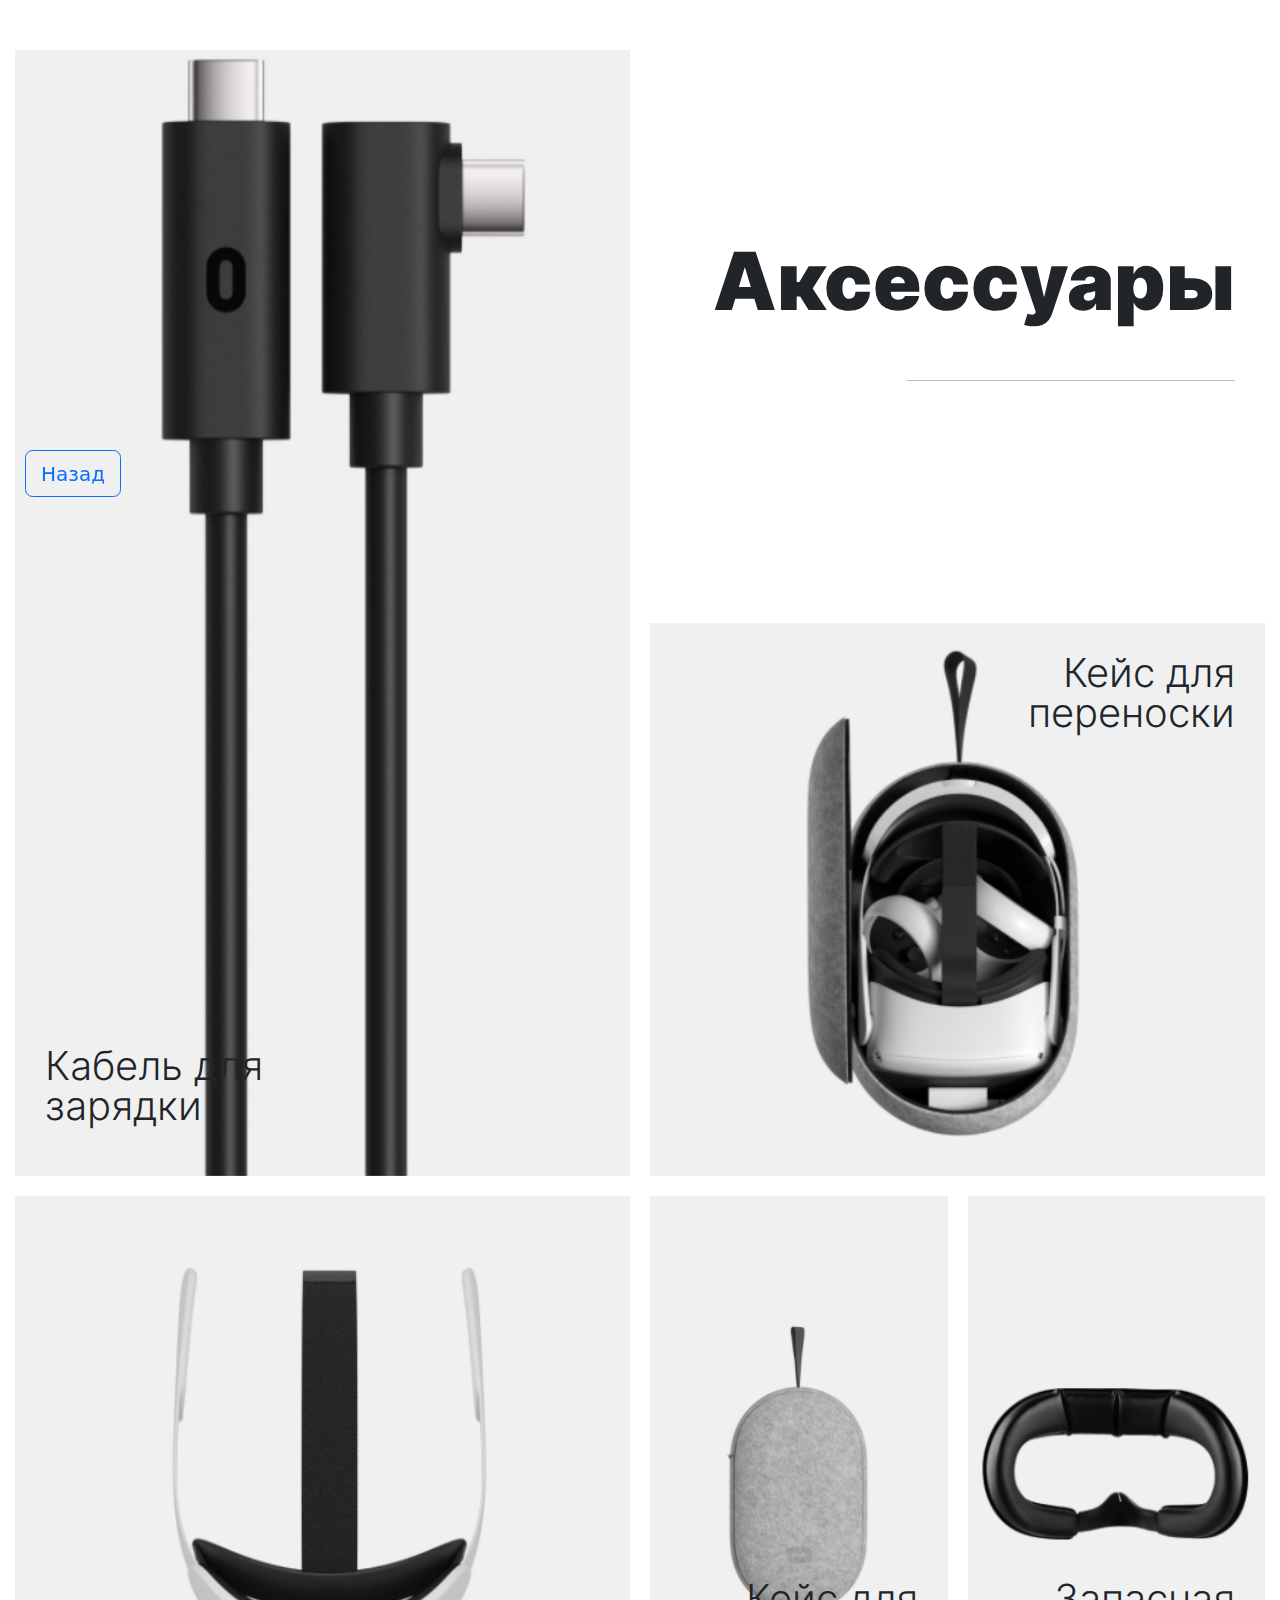
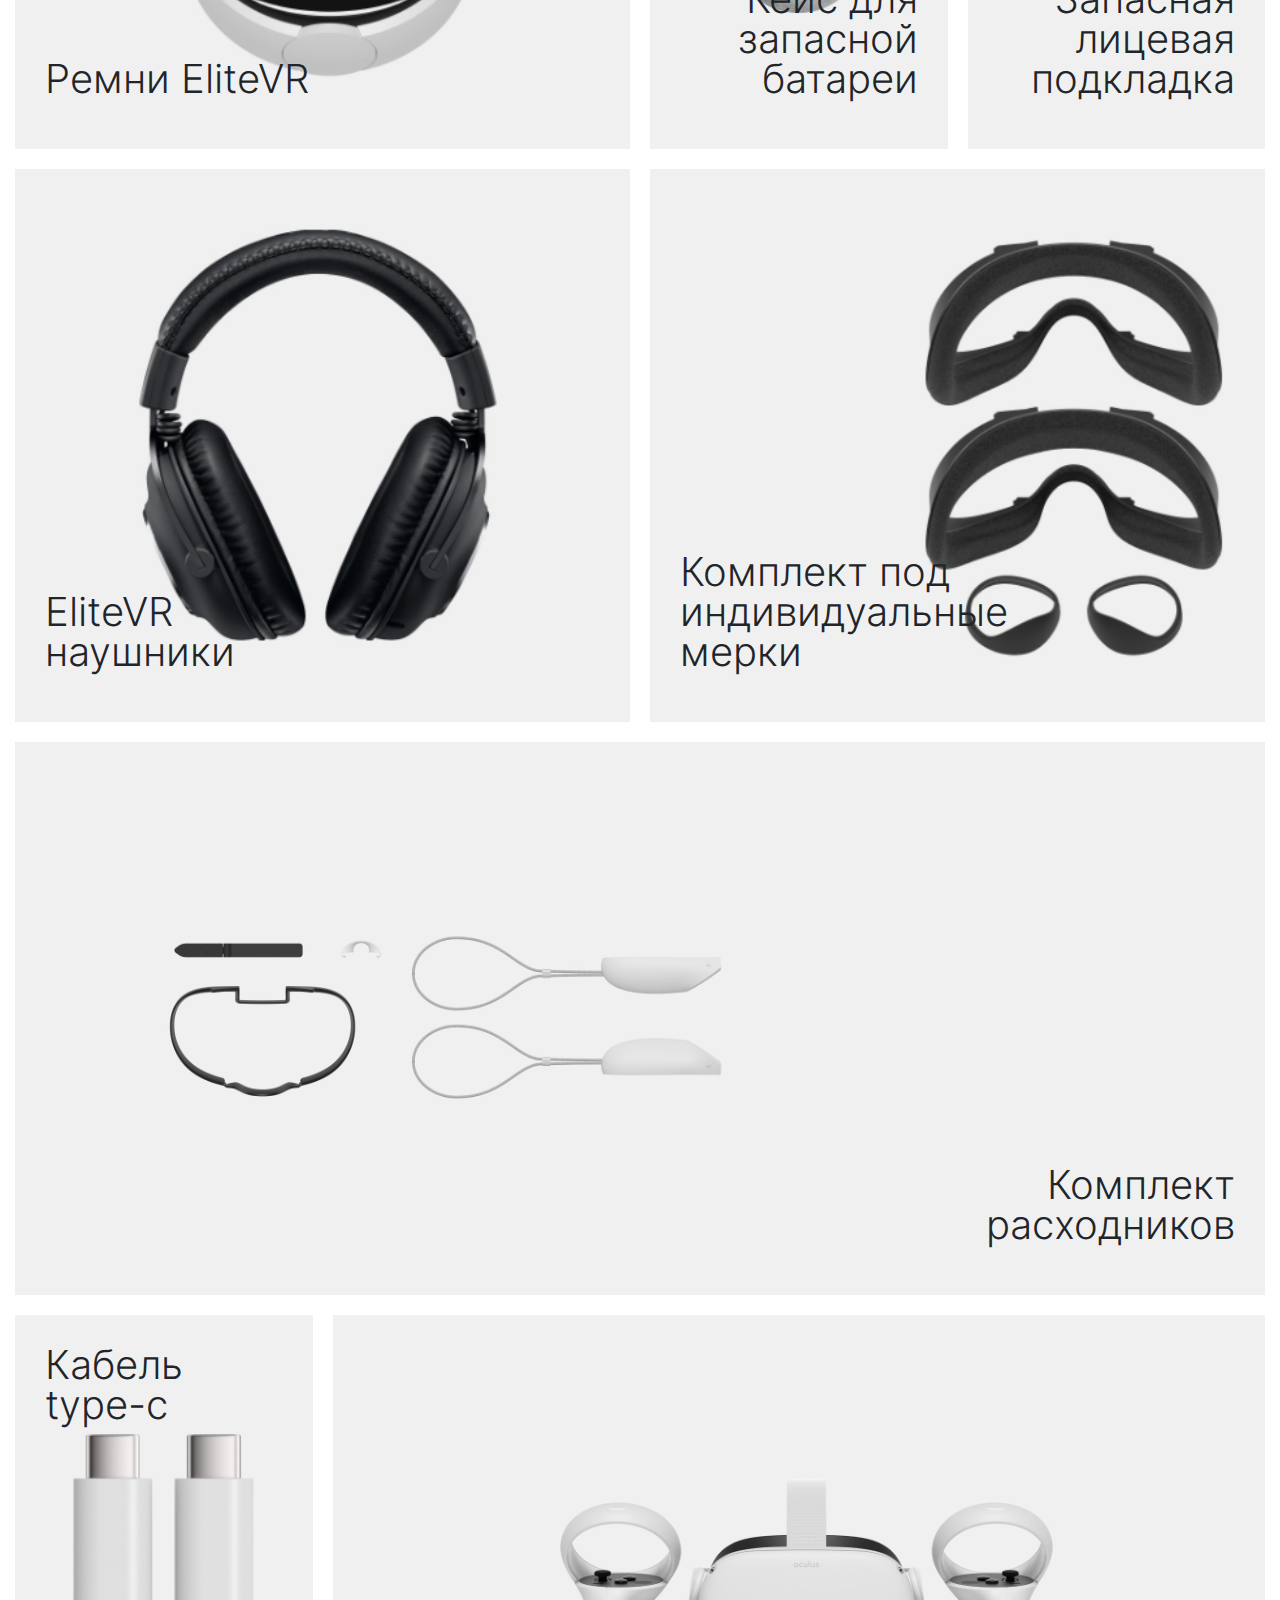
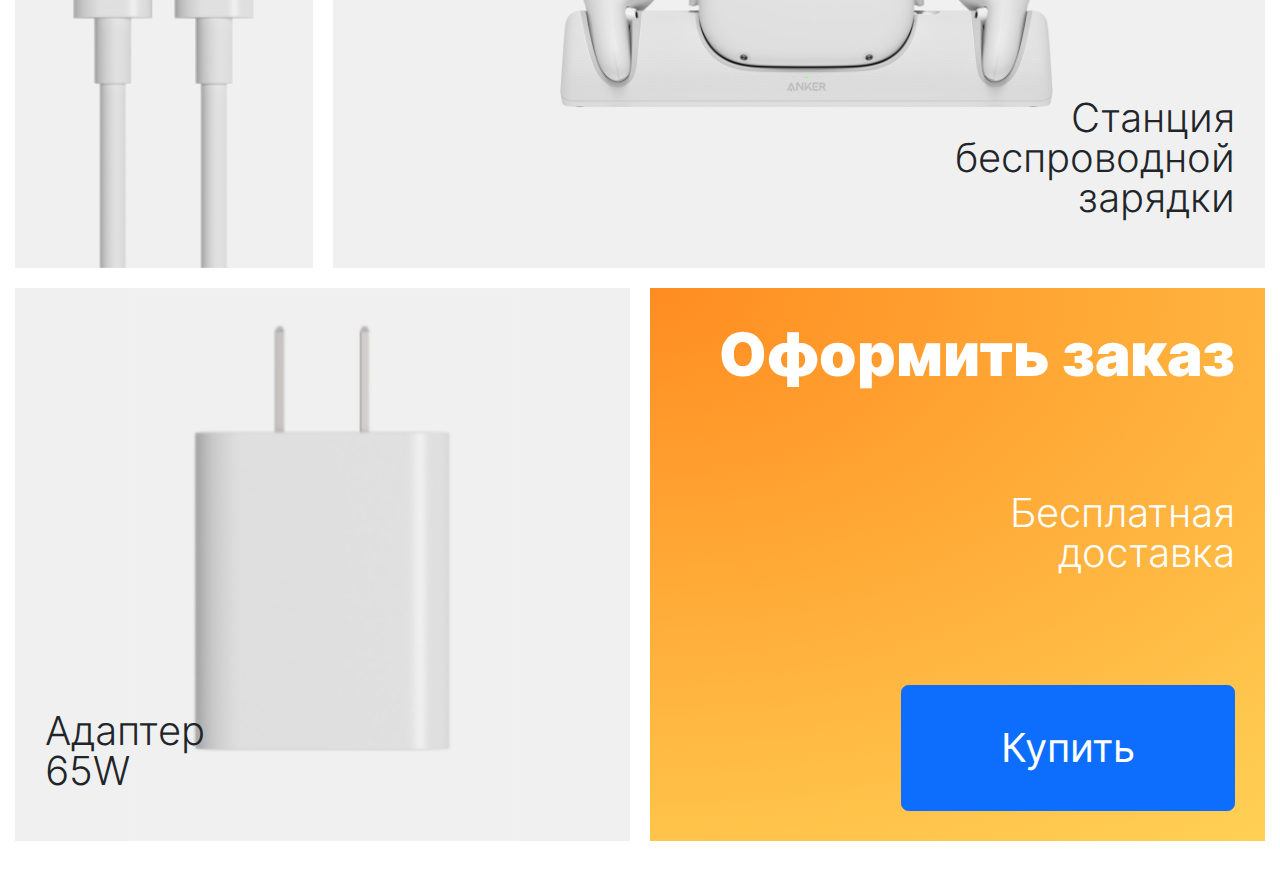
<file: accessories.html>
<!DOCTYPE html>
<html lang="en">
<head>
    <meta charset="UTF-8">
    <meta name="viewport" content="width=device-width, initial-scale=1.0">
    <title>Аксессуары</title>
    <link href="https://cdn.jsdelivr.net/npm/bootstrap@5.3.3/dist/css/bootstrap.min.css" rel="stylesheet" integrity="sha384-QWTKZyjpPEjISv5WaRU9OFeRpok6YctnYmDr5pNlyT2bRjXh0JMhjY6hW+ALEwIH" crossorigin="anonymous">
    <link rel="stylesheet" href="style.css">
    <link rel="icon" href="img/favicon.ico" type="image/x-icon">
</head>
<body>
    <a class="button_back btn btn-outline-primary" href="index.html">Назад</a>
    <section class="container accessories">
        <div class="accessories__grid">
            <div class="a-card a-card1">
                <h1>Аксессуары</h1>
                <hr>
            </div>
            <div class="a-card a-card2">
                <p>Кабель для зарядки</p>
            </div>
            <div class="a-card a-card3">
                <p>Кейс для переноски</p>
            </div>
            <div class="a-card a-card4">
                <p>Ремни EliteVR</p>
            </div>
            <div class="a-card a-card5">
                <p>Кейс для запасной батареи</p>
            </div>
            <div class="a-card a-card6">
                <p>Запасная лицевая подкладка</p>
            </div>
            <div class="a-card a-card7">
                <p>EliteVR наушники</p>
            </div>
            <div class="a-card a-card8">
                <p>Комплект под индивидуальные мерки</p>
            </div>
            <div class="a-card a-card9">
                <p>Комплект расходников</p>
            </div>
            <div class="a-card a-card10">
                <p>Кабель type-c</p>
            </div>
            <div class="a-card a-card11">
                <p>Станция беспроводной зарядки</p>
            </div>
            <div class="a-card a-card12">
                <p>Адаптер<br>65W</p>
            </div>
            <div class="a-card a-card13">
                <h3>Оформить заказ</h3>
                <p>Бесплатная доставка</p>
                <a href="form.html" class="btn btn-primary">Купить</a>
            </div>
        </div>
    </section>
</body>
</html>
</file>
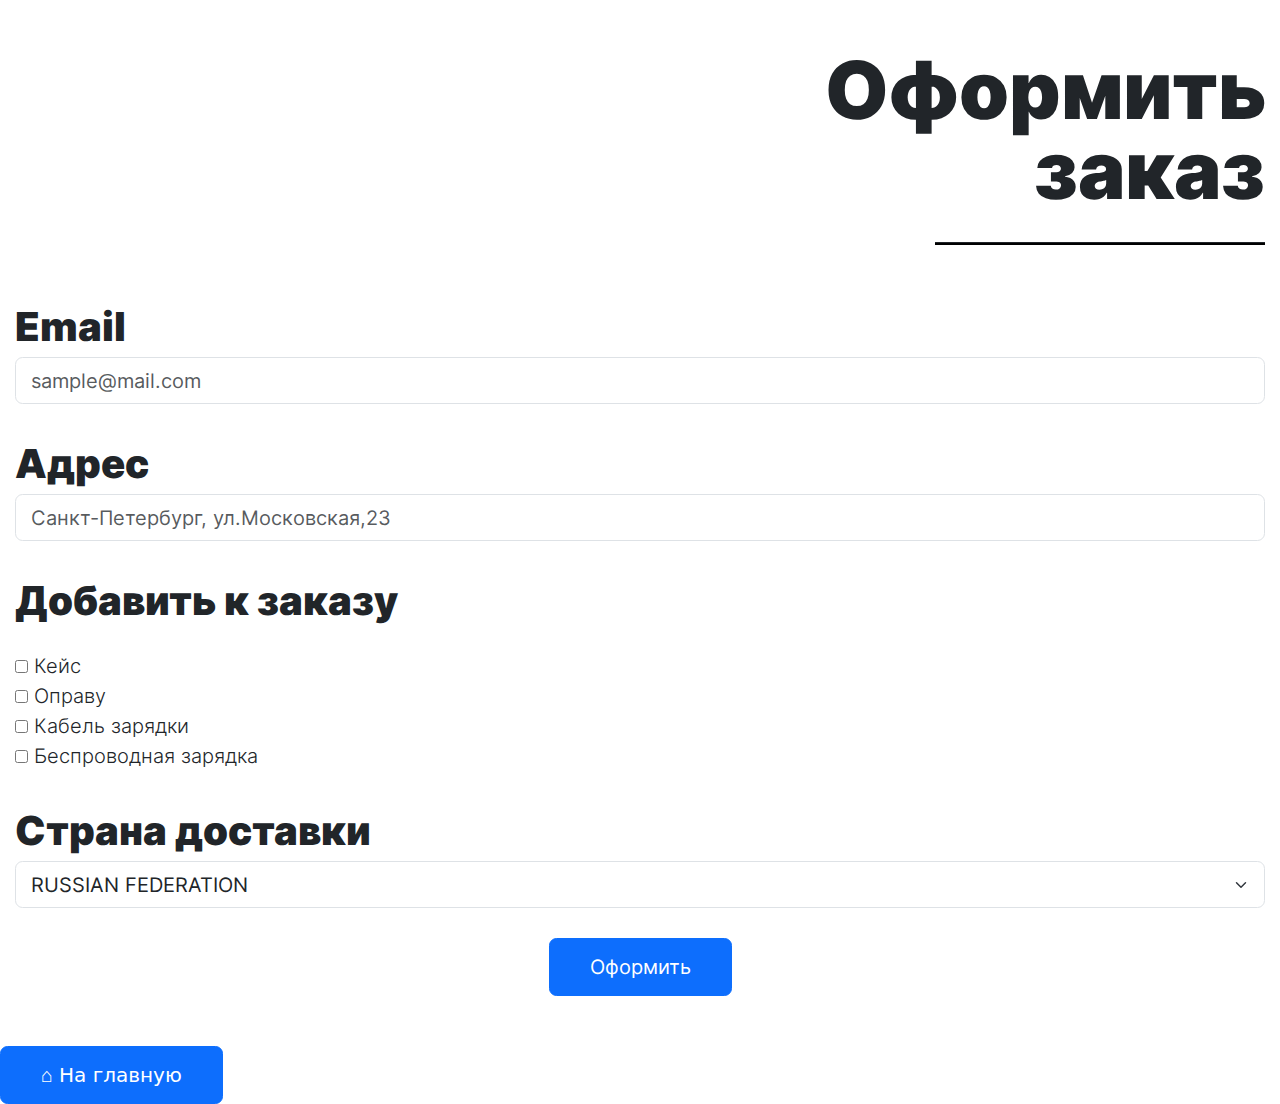
<file: form.html>
<!DOCTYPE html>
<html lang="en">

<head>
    <meta charset="UTF-8">
    <meta name="viewport" content="width=device-width, initial-scale=1.0">
    <title>Форма для регистрации заказа</title>
    <link href="https://cdn.jsdelivr.net/npm/bootstrap@5.3.3/dist/css/bootstrap.min.css" rel="stylesheet"
        integrity="sha384-QWTKZyjpPEjISv5WaRU9OFeRpok6YctnYmDr5pNlyT2bRjXh0JMhjY6hW+ALEwIH" crossorigin="anonymous">
    <link rel="stylesheet" href="style.css">
    <link rel="icon" href="img/favicon.ico" type="image/x-icon">
</head>

<body>
    <!-- <a class="button_back btn btn-outline-primary" href="index.html">Назад</a> -->
    <div class="form__container container">
        <h2>Оформить заказ</h2>
        <hr>
        <form action="#" class="form">
            <div>
                <label for="mailnput">Email</label>
                <input type="text" name="email" id="mailinput" class="form-control" placeholder="sample@mail.com">
            </div>
            <div>
                <label for="adressinput">Адрес</label>
                <input type="text" name="adress" id="adressinput" class="form-control"
                    placeholder="Санкт-Петербург, ул.Московская,23">
            </div>
            <div>
                <p>Добавить к заказу</p>
                <div>
                    <input type="checkbox" class=".form-check" id="additionalcase" name="case">
                    <label for="additionalcase">Кейс</label>
                </div>
                <div>
                    <input type="checkbox" class=".form-check" id="additionalframe" name="frame">
                    <label for="additionalframe">Оправу</label>
                </div>
                <div>
                    <input type="checkbox" class=".form-check" id="additionalcable" name="cable">
                    <label for="additionalcable">Кабель зарядки</label>
                </div>
                <div>
                    <input type="checkbox" class=".form-check" id="additionalwireless" name="wireless">
                    <label for="additionalwireless">Беспроводная зарядка</label>
                </div>
            </div>
            <div>
                <label for="countryselect">Страна доставки</label>
                <select class="form-select" name="country" id="countryselect">
                    <option value="AX">AALAND ISLANDS</option>
                    <option value="AF">AFGHANISTAN</option>
                    <option value="AL">ALBANIA</option>
                    <option value="DZ">ALGERIA</option>
                    <option value="AS">AMERICAN SAMOA</option>
                    <option value="AD">ANDORRA</option>
                    <option value="AO">ANGOLA</option>
                    <option value="AI">ANGUILLA</option>
                    <option value="AQ">ANTARCTICA</option>
                    <option value="AG">ANTIGUA AND BARBUDA</option>
                    <option value="AR">ARGENTINA</option>
                    <option value="AM">ARMENIA</option>
                    <option value="AW">ARUBA</option>
                    <option value="AU">AUSTRALIA</option>
                    <option value="AT">AUSTRIA</option>
                    <option value="AZ">AZERBAIJAN</option>
                    <option value="BS">BAHAMAS</option>
                    <option value="BH">BAHRAIN</option>
                    <option value="BD">BANGLADESH</option>
                    <option value="BB">BARBADOS</option>
                    <option value="BY">BELARUS</option>
                    <option value="BE">BELGIUM</option>
                    <option value="BZ">BELIZE</option>
                    <option value="BJ">BENIN</option>
                    <option value="BM">BERMUDA</option>
                    <option value="BT">BHUTAN</option>
                    <option value="BO">BOLIVIA</option>
                    <option value="BA">BOSNIA AND HERZEGOWINA</option>
                    <option value="BW">BOTSWANA</option>
                    <option value="BV">BOUVET ISLAND</option>
                    <option value="BR">BRAZIL</option>
                    <option value="IO">BRITISH INDIAN OCEAN TERRITORY</option>
                    <option value="BN">BRUNEI DARUSSALAM</option>
                    <option value="BG">BULGARIA</option>
                    <option value="BF">BURKINA FASO</option>
                    <option value="BI">BURUNDI</option>
                    <option value="KH">CAMBODIA</option>
                    <option value="CM">CAMEROON</option>
                    <option value="CA">CANADA</option>
                    <option value="CV">CAPE VERDE</option>
                    <option value="KY">CAYMAN ISLANDS</option>
                    <option value="CF">CENTRAL AFRICAN REPUBLIC</option>
                    <option value="TD">CHAD</option>
                    <option value="CL">CHILE</option>
                    <option value="CN">CHINA</option>
                    <option value="CX">CHRISTMAS ISLAND</option>
                    <option value="CO">COLOMBIA</option>
                    <option value="KM">COMOROS</option>
                    <option value="CK">COOK ISLANDS</option>
                    <option value="CR">COSTA RICA</option>
                    <option value="CI">COTE D'IVOIRE</option>
                    <option value="CU">CUBA</option>
                    <option value="CY">CYPRUS</option>
                    <option value="CZ">CZECH REPUBLIC</option>
                    <option value="DK">DENMARK</option>
                    <option value="DJ">DJIBOUTI</option>
                    <option value="DM">DOMINICA</option>
                    <option value="DO">DOMINICAN REPUBLIC</option>
                    <option value="EC">ECUADOR</option>
                    <option value="EG">EGYPT</option>
                    <option value="SV">EL SALVADOR</option>
                    <option value="GQ">EQUATORIAL GUINEA</option>
                    <option value="ER">ERITREA</option>
                    <option value="EE">ESTONIA</option>
                    <option value="ET">ETHIOPIA</option>
                    <option value="FO">FAROE ISLANDS</option>
                    <option value="FJ">FIJI</option>
                    <option value="FI">FINLAND</option>
                    <option value="FR">FRANCE</option>
                    <option value="GF">FRENCH GUIANA</option>
                    <option value="PF">FRENCH POLYNESIA</option>
                    <option value="TF">FRENCH SOUTHERN TERRITORIES</option>
                    <option value="GA">GABON</option>
                    <option value="GM">GAMBIA</option>
                    <option value="GE">GEORGIA</option>
                    <option value="DE">GERMANY</option>
                    <option value="GH">GHANA</option>
                    <option value="GI">GIBRALTAR</option>
                    <option value="GR">GREECE</option>
                    <option value="GL">GREENLAND</option>
                    <option value="GD">GRENADA</option>
                    <option value="GP">GUADELOUPE</option>
                    <option value="GU">GUAM</option>
                    <option value="GT">GUATEMALA</option>
                    <option value="GN">GUINEA</option>
                    <option value="GW">GUINEA-BISSAU</option>
                    <option value="GY">GUYANA</option>
                    <option value="HT">HAITI</option>
                    <option value="HM">HEARD AND MC DONALD ISLANDS</option>
                    <option value="HN">HONDURAS</option>
                    <option value="HK">HONG KONG</option>
                    <option value="HU">HUNGARY</option>
                    <option value="IS">ICELAND</option>
                    <option value="IN">INDIA</option>
                    <option value="ID">INDONESIA</option>
                    <option value="IQ">IRAQ</option>
                    <option value="IE">IRELAND</option>
                    <option value="IL">ISRAEL</option>
                    <option value="IT">ITALY</option>
                    <option value="JM">JAMAICA</option>
                    <option value="JP">JAPAN</option>
                    <option value="JO">JORDAN</option>
                    <option value="KZ">KAZAKHSTAN</option>
                    <option value="KE">KENYA</option>
                    <option value="KI">KIRIBATI</option>
                    <option value="KW">KUWAIT</option>
                    <option value="KG">KYRGYZSTAN</option>
                    <option value="LA">LAO PEOPLE'S DEMOCRATIC REPUBLIC</option>
                    <option value="LV">LATVIA</option>
                    <option value="LB">LEBANON</option>
                    <option value="LS">LESOTHO</option>
                    <option value="LR">LIBERIA</option>
                    <option value="LY">LIBYAN ARAB JAMAHIRIYA</option>
                    <option value="LI">LIECHTENSTEIN</option>
                    <option value="LT">LITHUANIA</option>
                    <option value="LU">LUXEMBOURG</option>
                    <option value="MO">MACAU</option>
                    <option value="MG">MADAGASCAR</option>
                    <option value="MW">MALAWI</option>
                    <option value="MY">MALAYSIA</option>
                    <option value="MV">MALDIVES</option>
                    <option value="ML">MALI</option>
                    <option value="MT">MALTA</option>
                    <option value="MH">MARSHALL ISLANDS</option>
                    <option value="MQ">MARTINIQUE</option>
                    <option value="MR">MAURITANIA</option>
                    <option value="MU">MAURITIUS</option>
                    <option value="YT">MAYOTTE</option>
                    <option value="MX">MEXICO</option>
                    <option value="MC">MONACO</option>
                    <option value="MN">MONGOLIA</option>
                    <option value="MS">MONTSERRAT</option>
                    <option value="MA">MOROCCO</option>
                    <option value="MZ">MOZAMBIQUE</option>
                    <option value="MM">MYANMAR</option>
                    <option value="NA">NAMIBIA</option>
                    <option value="NR">NAURU</option>
                    <option value="NP">NEPAL</option>
                    <option value="NL">NETHERLANDS</option>
                    <option value="AN">NETHERLANDS ANTILLES</option>
                    <option value="NC">NEW CALEDONIA</option>
                    <option value="NZ">NEW ZEALAND</option>
                    <option value="NI">NICARAGUA</option>
                    <option value="NE">NIGER</option>
                    <option value="NG">NIGERIA</option>
                    <option value="NU">NIUE</option>
                    <option value="NF">NORFOLK ISLAND</option>
                    <option value="MP">NORTHERN MARIANA ISLANDS</option>
                    <option value="NO">NORWAY</option>
                    <option value="OM">OMAN</option>
                    <option value="PK">PAKISTAN</option>
                    <option value="PW">PALAU</option>
                    <option value="PA">PANAMA</option>
                    <option value="PG">PAPUA NEW GUINEA</option>
                    <option value="PY">PARAGUAY</option>
                    <option value="PE">PERU</option>
                    <option value="PH">PHILIPPINES</option>
                    <option value="PN">PITCAIRN</option>
                    <option value="PL">POLAND</option>
                    <option value="PT">PORTUGAL</option>
                    <option value="PR">PUERTO RICO</option>
                    <option value="QA">QATAR</option>
                    <option value="RE">REUNION</option>
                    <option value="RO">ROMANIA</option>
                    <option selected value="RU">RUSSIAN FEDERATION</option>
                    <option value="RW">RWANDA</option>
                    <option value="SH">SAINT HELENA</option>
                    <option value="KN">SAINT KITTS AND NEVIS</option>
                    <option value="LC">SAINT LUCIA</option>
                    <option value="PM">SAINT PIERRE AND MIQUELON</option>
                    <option value="VC">SAINT VINCENT AND THE GRENADINES</option>
                    <option value="WS">SAMOA</option>
                    <option value="SM">SAN MARINO</option>
                    <option value="ST">SAO TOME AND PRINCIPE</option>
                    <option value="SA">SAUDI ARABIA</option>
                    <option value="SN">SENEGAL</option>
                    <option value="CS">SERBIA AND MONTENEGRO</option>
                    <option value="SC">SEYCHELLES</option>
                    <option value="SL">SIERRA LEONE</option>
                    <option value="SG">SINGAPORE</option>
                    <option value="SK">SLOVAKIA</option>
                    <option value="SI">SLOVENIA</option>
                    <option value="SB">SOLOMON ISLANDS</option>
                    <option value="SO">SOMALIA</option>
                    <option value="ZA">SOUTH AFRICA</option>
                    <option value="GS">SOUTH GEORGIA AND THE SOUTH SANDWICH ISLANDS</option>
                    <option value="ES">SPAIN</option>
                    <option value="LK">SRI LANKA</option>
                    <option value="SD">SUDAN</option>
                    <option value="SR">SURINAME</option>
                    <option value="SJ">SVALBARD AND JAN MAYEN ISLANDS</option>
                    <option value="SZ">SWAZILAND</option>
                    <option value="SE">SWEDEN</option>
                    <option value="CH">SWITZERLAND</option>
                    <option value="SY">SYRIAN ARAB REPUBLIC</option>
                    <option value="TW">TAIWAN</option>
                    <option value="TJ">TAJIKISTAN</option>
                    <option value="TH">THAILAND</option>
                    <option value="TL">TIMOR-LESTE</option>
                    <option value="TG">TOGO</option>
                    <option value="TK">TOKELAU</option>
                    <option value="TO">TONGA</option>
                    <option value="TT">TRINIDAD AND TOBAGO</option>
                    <option value="TN">TUNISIA</option>
                    <option value="TR">TURKEY</option>
                    <option value="TM">TURKMENISTAN</option>
                    <option value="TC">TURKS AND CAICOS ISLANDS</option>
                    <option value="TV">TUVALU</option>
                    <option value="UG">UGANDA</option>
                    <option value="UA">UKRAINE</option>
                    <option value="AE">UNITED ARAB EMIRATES</option>
                    <option value="GB">UNITED KINGDOM</option>
                    <option value="US">UNITED STATES</option>
                    <option value="UM">UNITED STATES MINOR OUTLYING ISLANDS</option>
                    <option value="UY">URUGUAY</option>
                    <option value="UZ">UZBEKISTAN</option>
                    <option value="VU">VANUATU</option>
                    <option value="VE">VENEZUELA</option>
                    <option value="VN">VIET NAM</option>
                    <option value="WF">WALLIS AND FUTUNA ISLANDS</option>
                    <option value="EH">WESTERN SAHARA</option>
                    <option value="YE">YEMEN</option>
                    <option value="ZM">ZAMBIA</option>
                    <option value="ZW">ZIMBABWE</option>
                </select>
            </div>
            <button class="form__btn btn btn-primary">Оформить</button>
        </form>
    </div>
    <button id="homeButton" class="home-button btn btn-primary">
        <span>⌂ </span> На главную
    </button>
    <script>
        document.addEventListener('DOMContentLoaded', function () {
            const homeButton = document.getElementById('homeButton');

            homeButton.addEventListener('click', function () {
                window.location.href = 'index.html';
            });
        });
        
    </script>
</body>

</html>
</file>
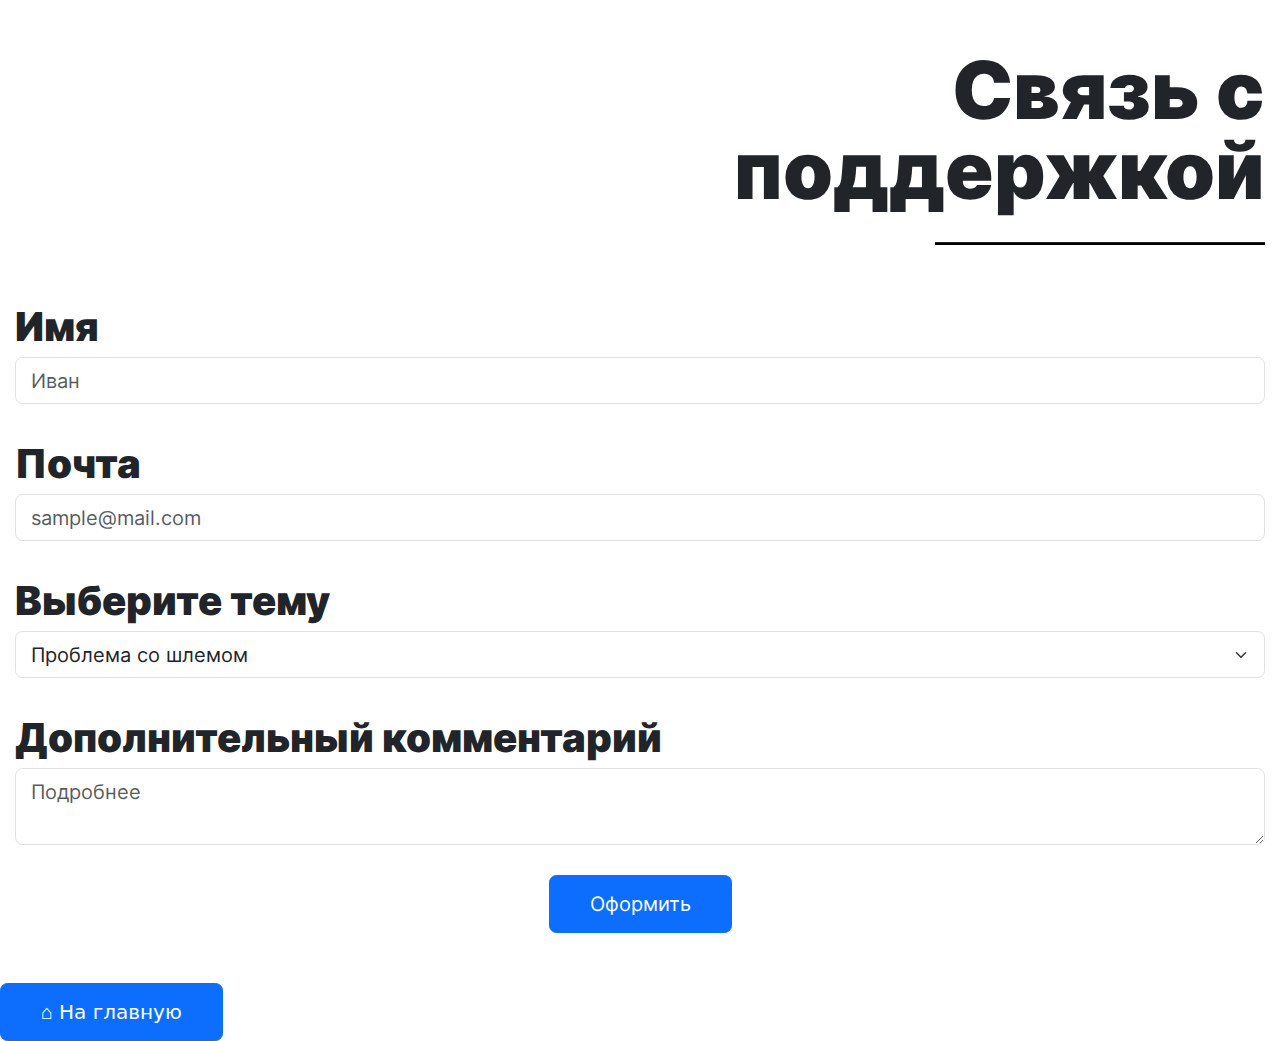
<file: support-form.html>
<!DOCTYPE html>
<html lang="en">

<head>
    <meta charset="UTF-8">
    <meta name="viewport" content="width=device-width, initial-scale=1.0">
    <title>Поддержка</title>
    <link href="https://cdn.jsdelivr.net/npm/bootstrap@5.3.3/dist/css/bootstrap.min.css" rel="stylesheet"
        integrity="sha384-QWTKZyjpPEjISv5WaRU9OFeRpok6YctnYmDr5pNlyT2bRjXh0JMhjY6hW+ALEwIH" crossorigin="anonymous">
    <link rel="stylesheet" href="style.css">
    <link rel="icon" href="img/favicon.ico" type="image/x-icon">
</head>

<body>
    <!-- <a class="button_back btn btn-outline-primary" href="index.html">Назад</a> -->
    <div class="support-form container">
        <h2>Связь с поддержкой</h2>
        <hr>
        <form action="#" class="support-form__container">
            <div>
                <label for="nameInput">Имя</label>
                <input type="text" name="name" id="nameInput" class="form-control" placeholder="Иван">
            </div>
            <div>
                <label for="mailInput">Почта</label>
                <input type="text" name="email" id="mailInput" class="form-control" placeholder="sample@mail.com">
            </div>
            <div>
                <label for="reasonSelect">Выберите тему</label>
                <select name="reason" id="reasonSelect" class="form-select">
                    <option value="helmet">Проблема со шлемом</option>
                    <option value="delivery">Проблема с доставкой</option>
                    <option value="service">Рекомендации по обслуживанию</option>
                    <option value="questions">Общие вопросы</option>
                    <option value="complaint">Жалобы и предложения</option>
                </select>
            </div>
            <div>
                <label for="commentArea">Дополнительный комментарий</label>
                <textarea name="comment" id="commentArea" class="form-control" placeholder="Подробнее"></textarea>
            </div>
            <button class="form__btn btn btn-primary">Оформить</button>
        </form>
    </div>
    <button id="homeButton" class="home-button btn btn-primary">
        <span>⌂ </span> На главную
    </button>
    <script>
        document.addEventListener('DOMContentLoaded', function () {
            const homeButton = document.getElementById('homeButton');

            homeButton.addEventListener('click', function () {
                window.location.href = 'index.html';
            });
        });
    </script>
</body>

</html>
</file>
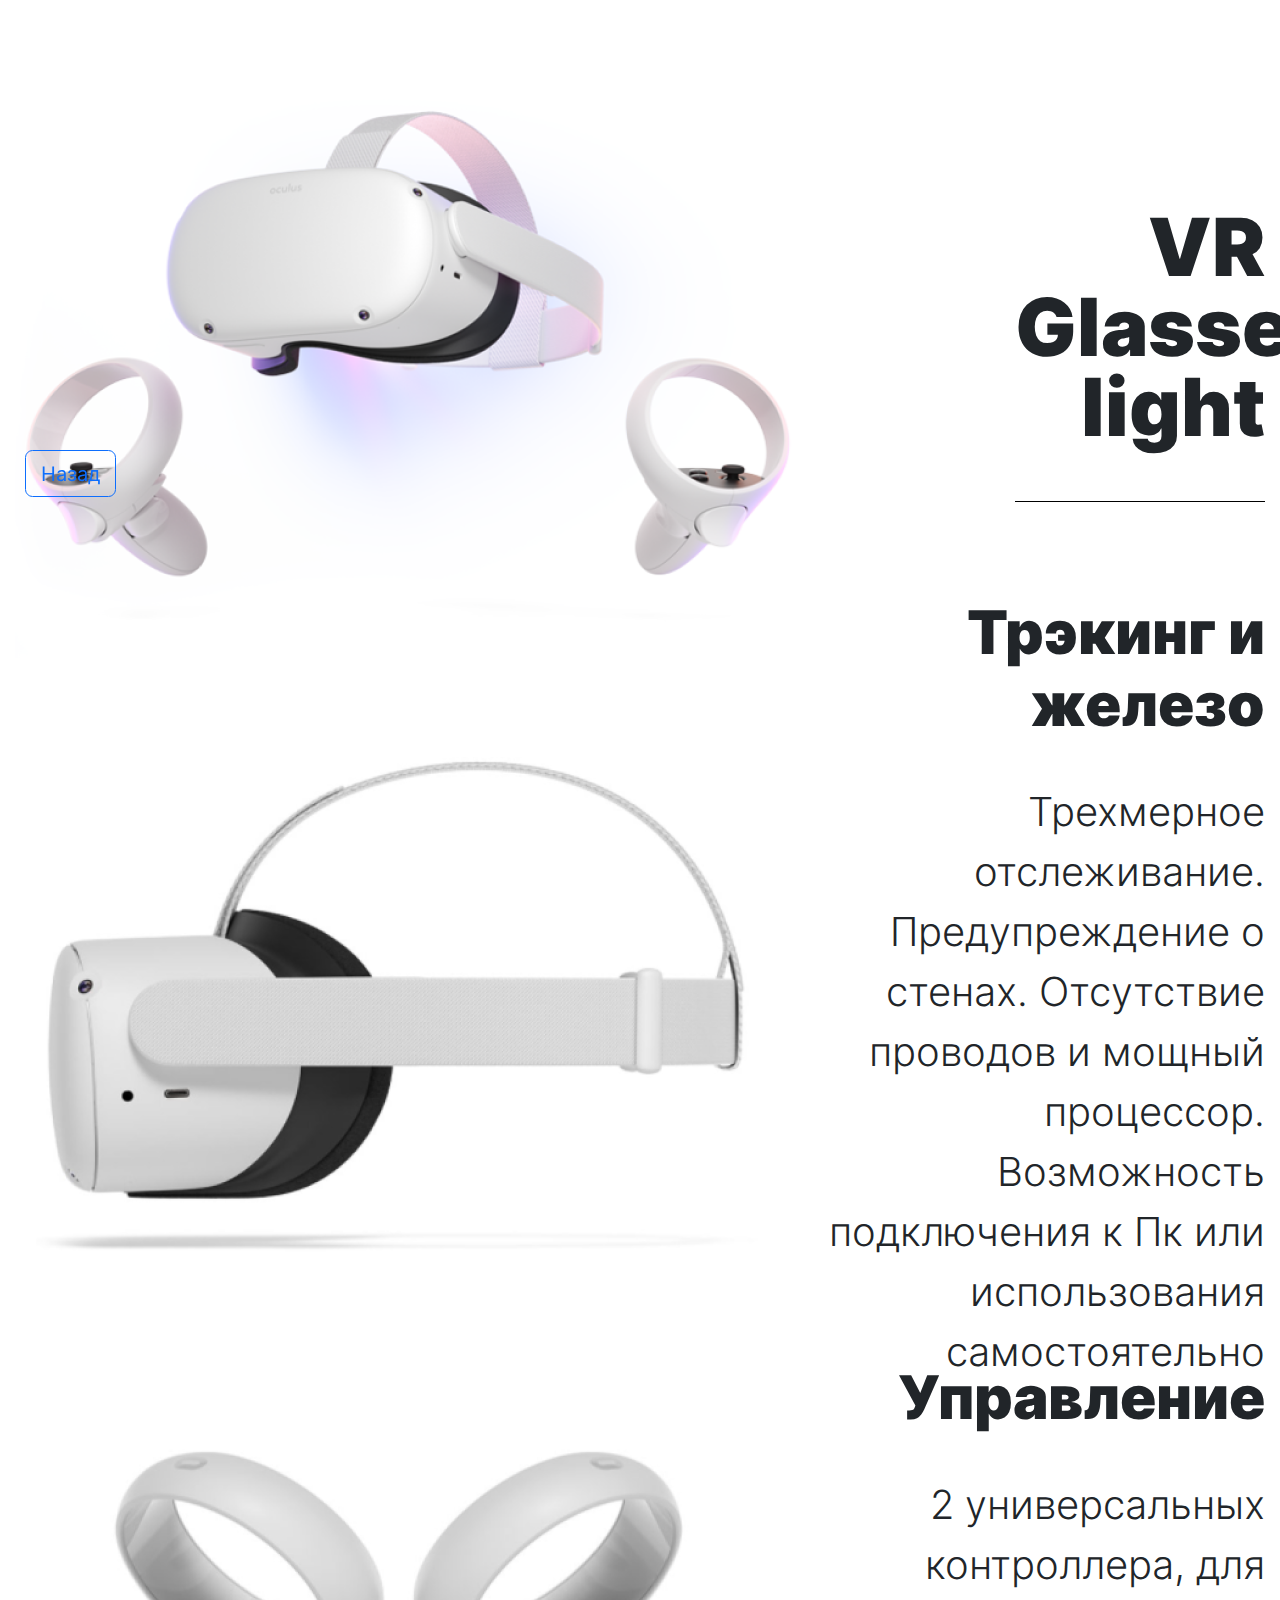
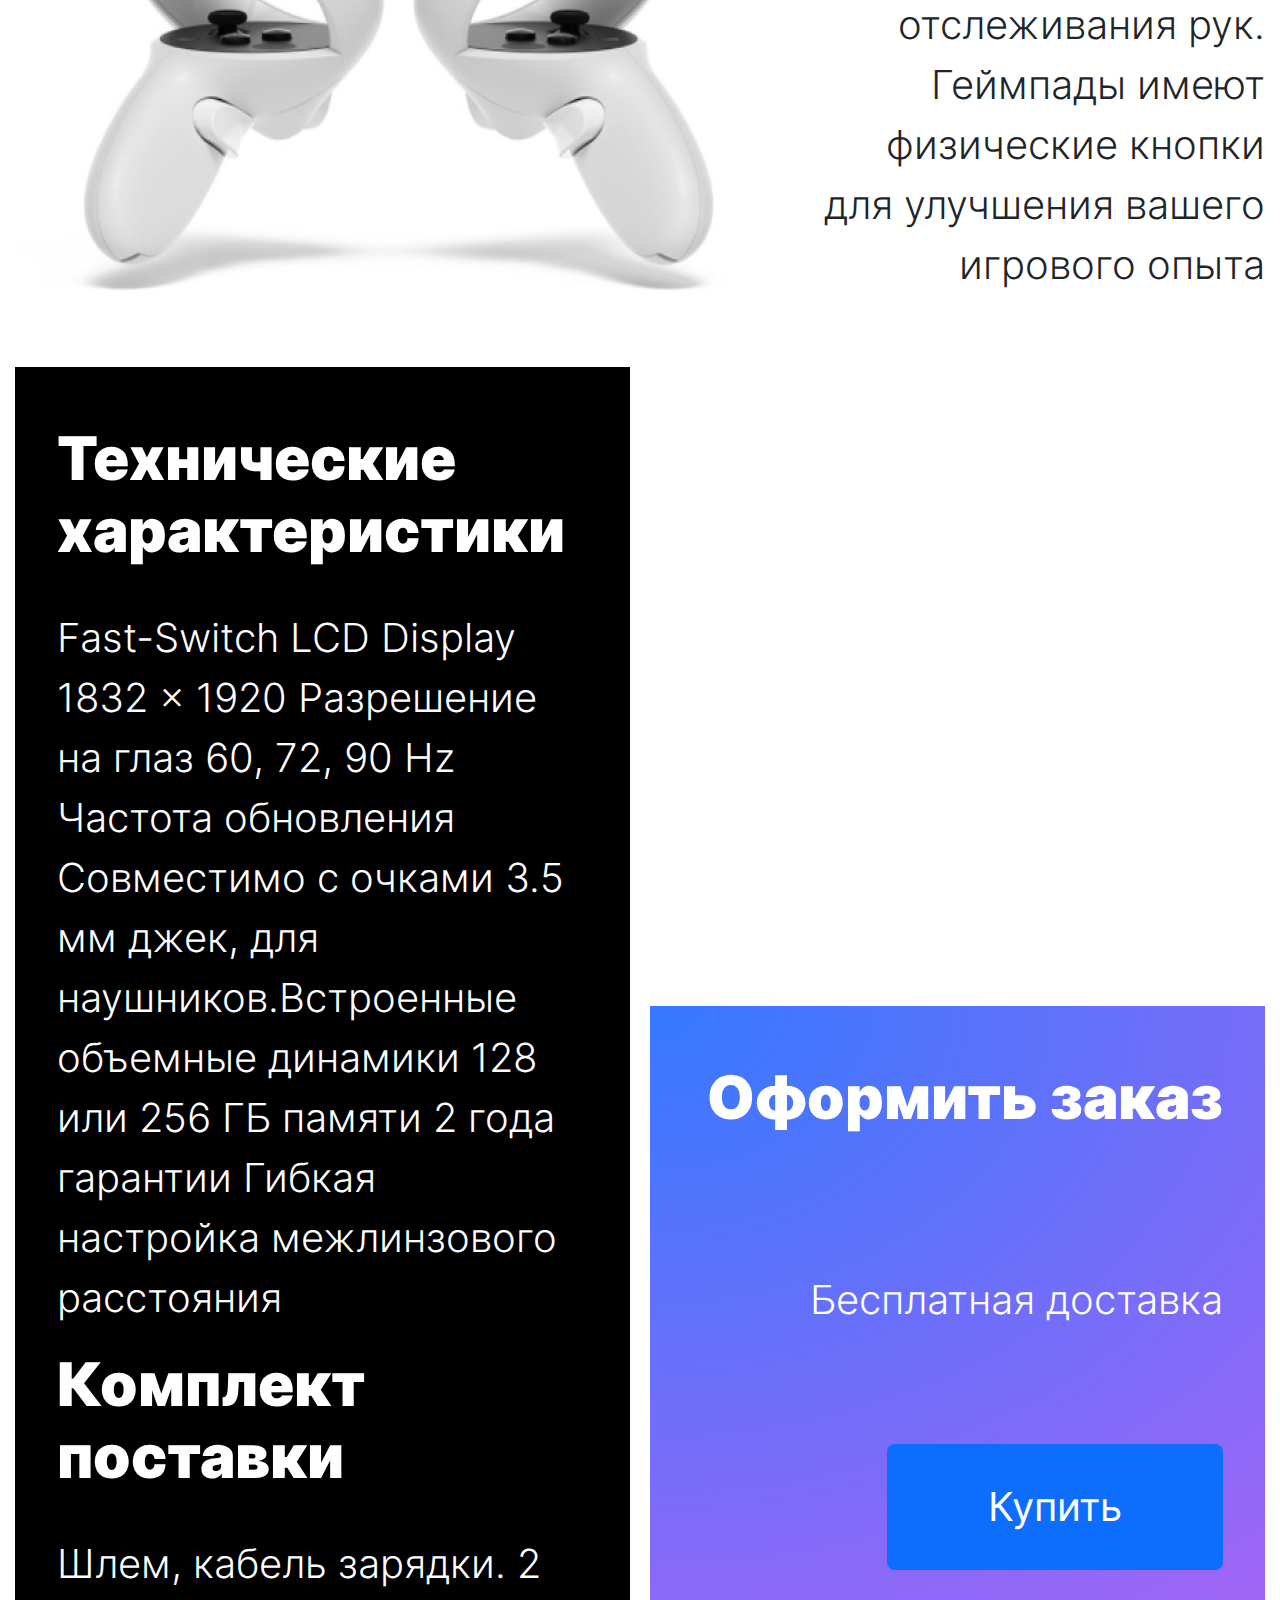
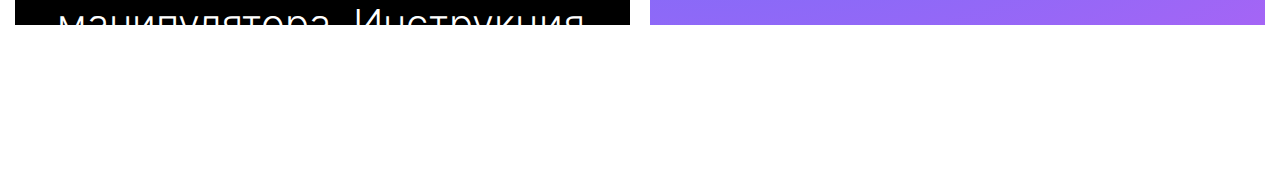
<file: vrlight.html>
<!DOCTYPE html>
<html lang="en">
<head>
    <meta charset="UTF-8">
    <meta name="viewport" content="width=device-width, initial-scale=1.0">
    <title>VR Light</title>
    <link href="https://cdn.jsdelivr.net/npm/bootstrap@5.3.3/dist/css/bootstrap.min.css" rel="stylesheet" integrity="sha384-QWTKZyjpPEjISv5WaRU9OFeRpok6YctnYmDr5pNlyT2bRjXh0JMhjY6hW+ALEwIH" crossorigin="anonymous">
    <link rel="stylesheet" href="style.css">
    <link rel="icon" href="img/favicon.ico" type="image/x-icon">
</head>
<body>
    <section class="vrlight-body">
        <a class="button_back btn btn-outline-primary" href="index.html">Назад</a>
        <div class="container">
            <div class="vrlight-body__grid">
                <div class="vrlight-body__item vrlight-body_title">
                    <img src="img/vr-light-page-img1.png" alt="VR очки с контроллерами">
                    <h1>VR Glasses light</h1>
                </div>
                <div class="vrlight-body__item vrlight-body_hardware">
                    <img src="img/vr-light-page-img2.png" alt="вид VR очков">
                    <div>
                        <h3>Трэкинг и железо</h3>
                        <p>Трехмерное отслеживание. Предупреждение о стенах. Отсутствие проводов и мощный процессор. Возможность подключения к Пк или использования самостоятельно</p>
                    </div>
                </div>
                <div class="vrlight-body__item vrlight-body_control">
                    <img src="img/vr-light-page-img3.png" alt="вид контроллеров">
                    <div>
                        <h3>Управление</h3>
                        <p>2 универсальных контроллера, для отслеживания рук. Геймпады имеют физические кнопки для улучшения вашего игрового опыта</p>
                    </div>
                </div>
                <div class="vrlight-body__item vrlight-body_technical">
                    <h3>Технические характеристики</h3>
                    <p>Fast-Switch LCD Display
                        1832 x 1920 Разрешение на глаз
                        60, 72, 90 Hz Частота обновления
                        Совместимо с очками 3.5 мм джек, для наушников.Встроенные объемные динамики
                        128 или 256 ГБ памяти
                        2 года гарантии
                        Гибкая настройка межлинзового расстояния
                    </p>
                    <h3>Комплект поставки</h3>
                    <p>
                        Шлем, кабель зарядки. 2 манипулятора. Инструкция по эксплуатации. Салфетка для линз.
                    </p>
                </div>
                <div class="vrlight-body__item vrlight-body_buy">
                    <h3>Оформить заказ</h3>
                    <p>
                        Бесплатная доставка
                    </p>
                    <a href="form.html" class="btn btn-primary">Купить</a>
                </div>
            </div>
        </div>
    </section>
</body>
</html>
</file>
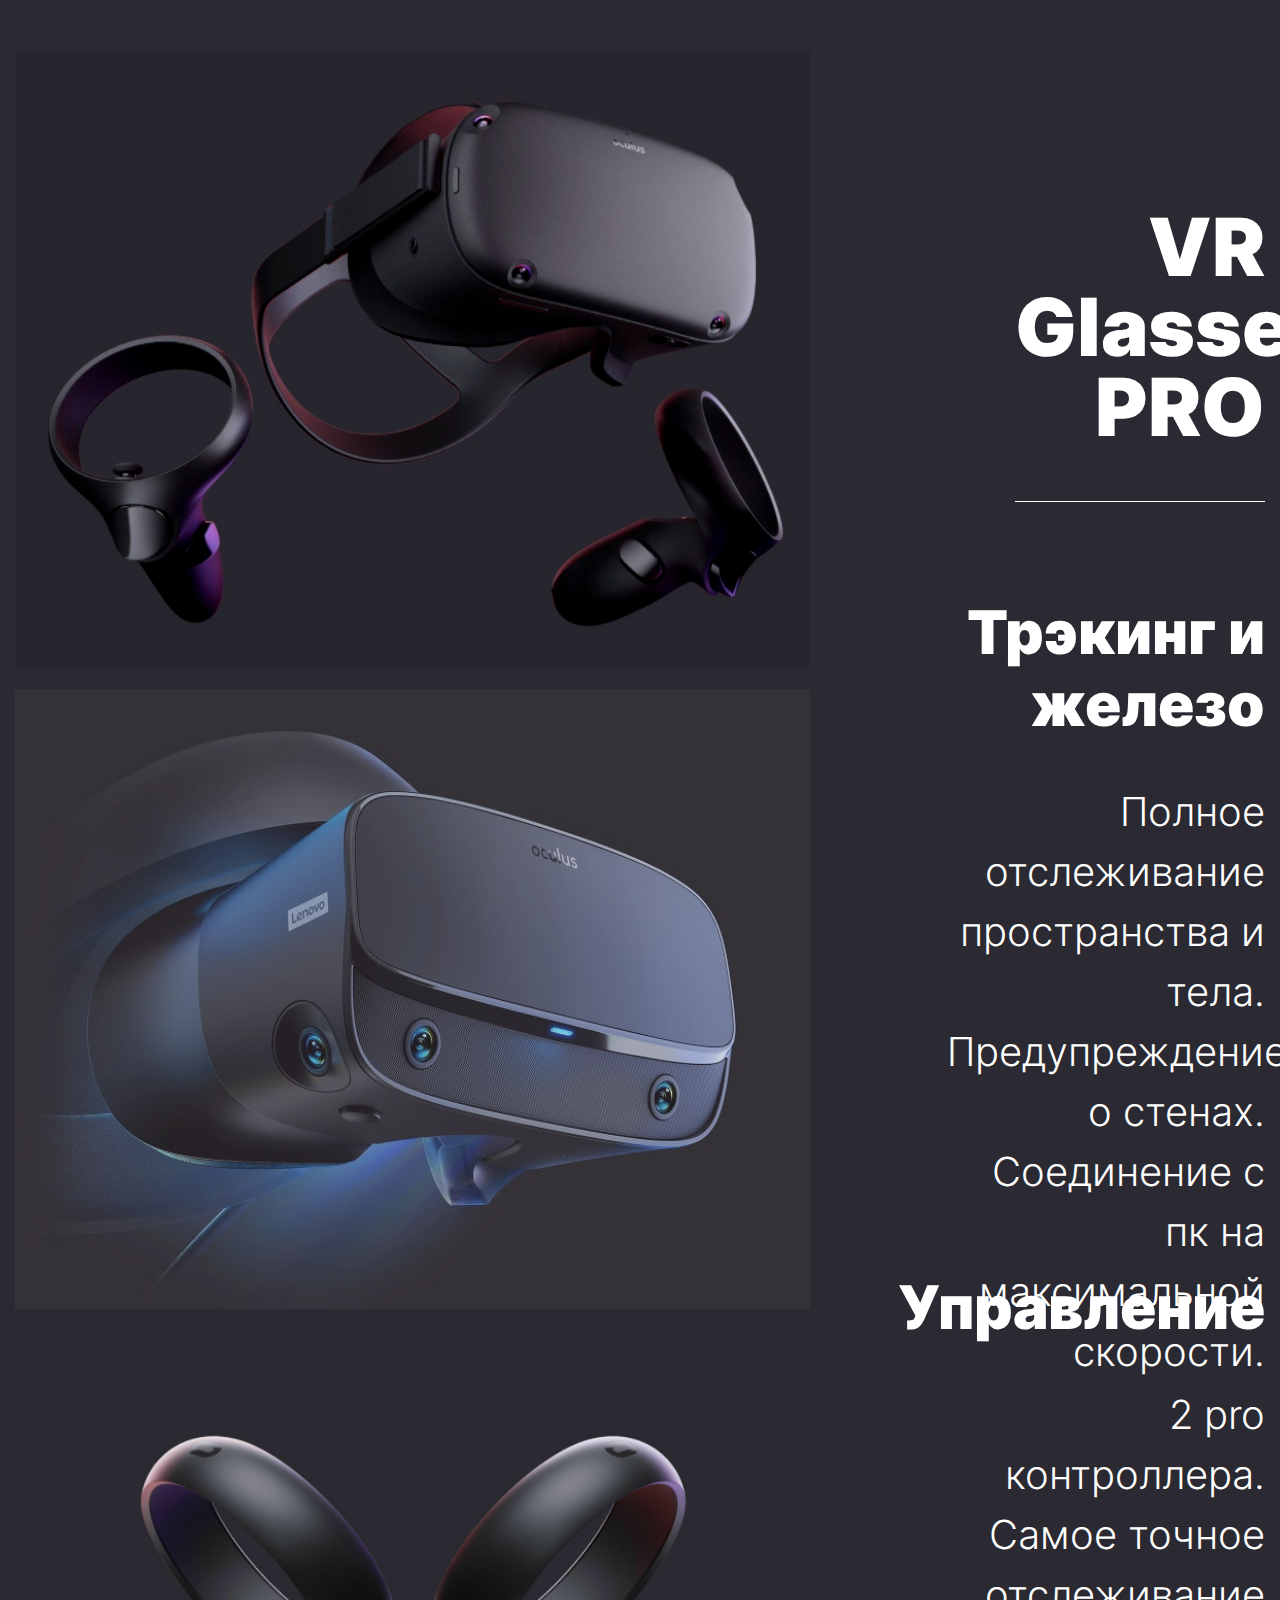
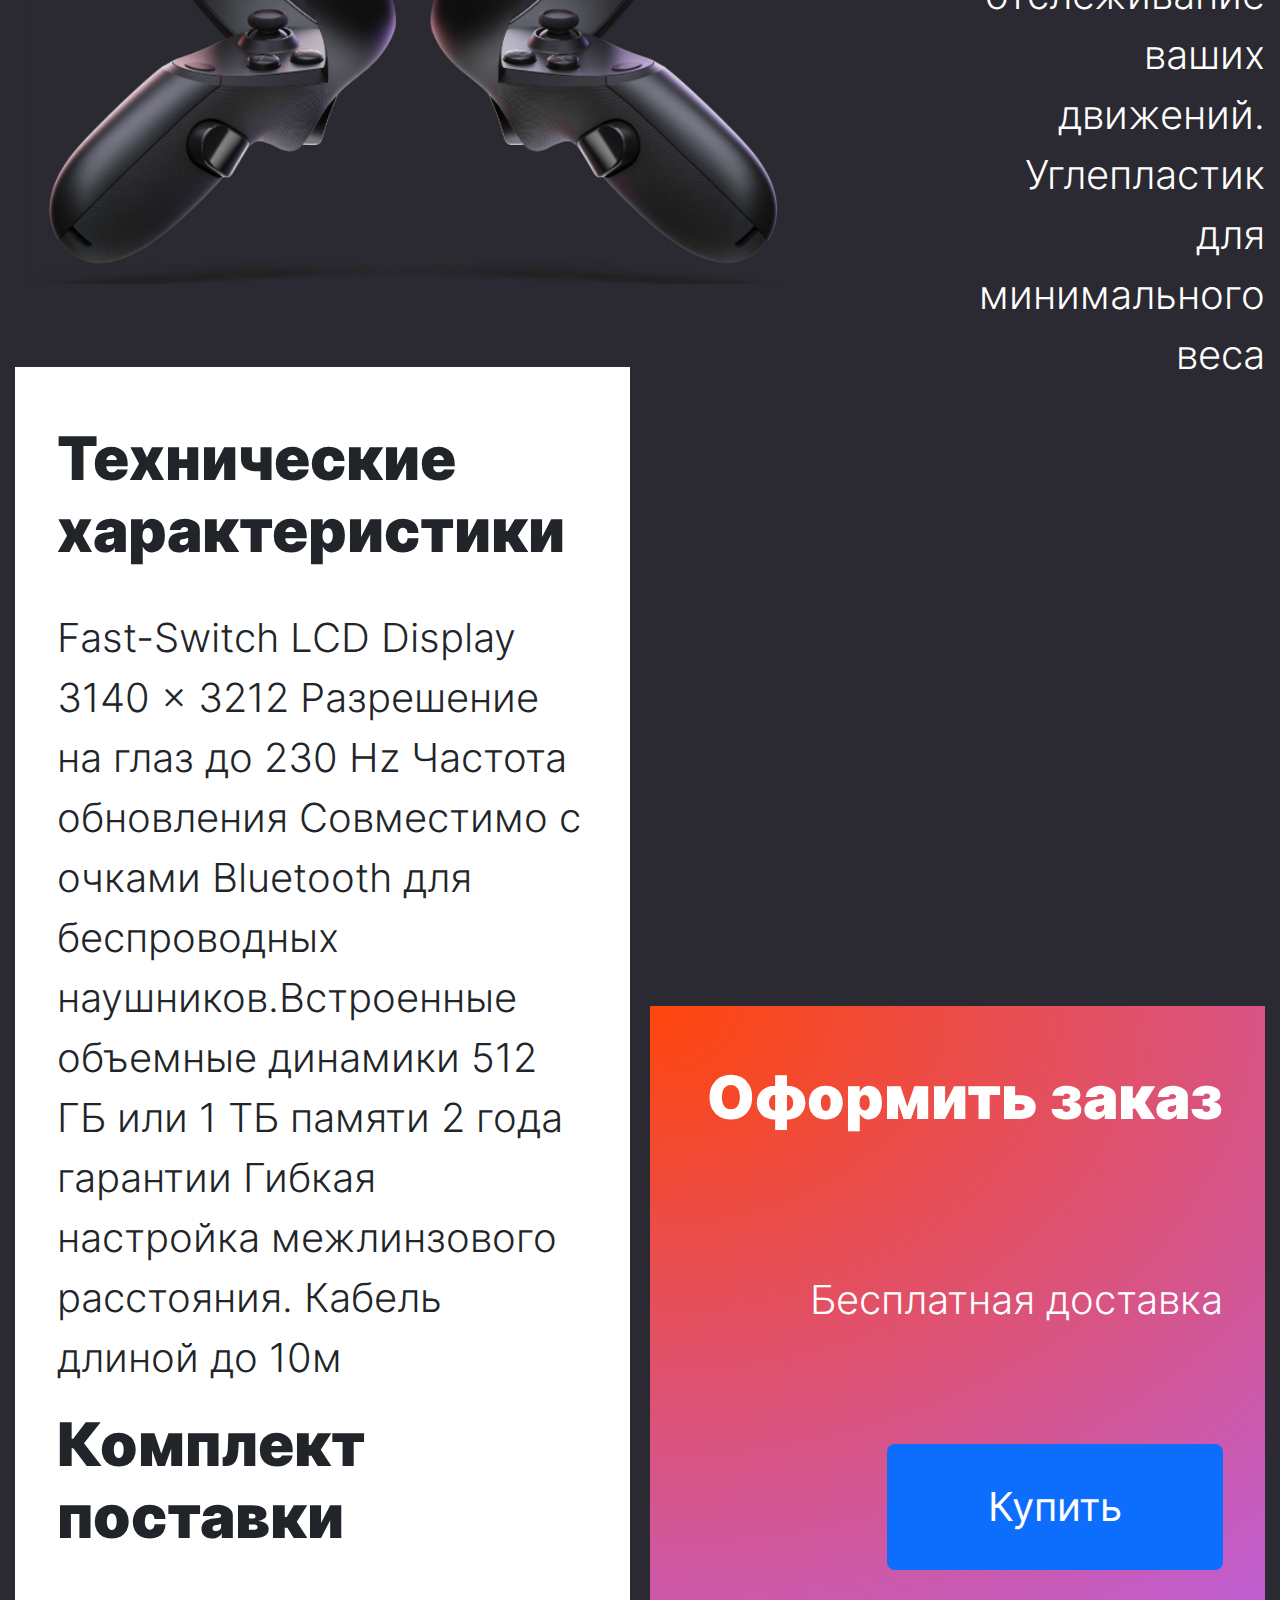
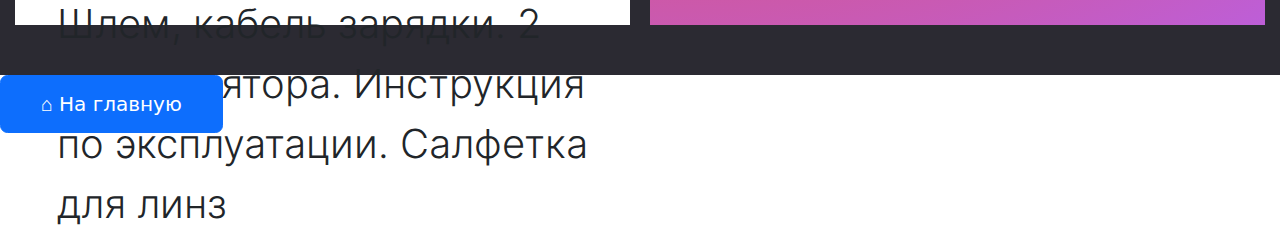
<file: vrpro.html>
<!DOCTYPE html>
<html lang="en">

<head>
    <meta charset="UTF-8">
    <meta name="viewport" content="width=device-width, initial-scale=1.0">
    <title>VR PRO</title>
    <link href="https://cdn.jsdelivr.net/npm/bootstrap@5.3.3/dist/css/bootstrap.min.css" rel="stylesheet"
        integrity="sha384-QWTKZyjpPEjISv5WaRU9OFeRpok6YctnYmDr5pNlyT2bRjXh0JMhjY6hW+ALEwIH" crossorigin="anonymous">
    <link rel="stylesheet" href="style.css">
    <link rel="icon" href="img/favicon.ico" type="image/x-icon">
</head>

<body>
    <section class="vrpro-body">
        <!-- <a class="button_back btn btn-outline-primary" href="index.html">Назад</a> устаревшая кнопка -->
        <div class="container">
            <div class="vrpro-body__grid">
                <div class="vrpro-body__item vrpro-body_title">
                    <img src="img/vr-pro-page-img1.png" alt="VR очки с контроллерами">
                    <h1>VR Glasses PRO</h1>
                </div>
                <div class="vrpro-body__item vrpro-body_hardware">
                    <img src="img/vr-pro-page-img2.png" alt="вид VR очков">
                    <div>
                        <h3>Трэкинг и железо</h3>
                        <p>Полное отслеживание пространства и тела. Предупреждение о стенах. Соединение с пк на
                            максимальной скорости.</p>
                    </div>
                </div>
                <div class="vrpro-body__item vrpro-body_control">
                    <img src="img/vr-pro-page-img3.png" alt="вид контроллеров">
                    <div>
                        <h3>Управление</h3>
                        <p>2 pro контроллера. Самое точное отслеживание ваших движений. Углепластик для минимального
                            веса</p>
                    </div>
                </div>
                <div class="vrpro-body__item vrpro-body_technical">
                    <h3>Технические характеристики</h3>
                    <p>Fast-Switch LCD Display
                        3140 x 3212 Разрешение на глаз
                        до 230 Hz Частота обновления
                        Совместимо с очками Bluetooth для беспроводных наушников.Встроенные объемные динамики
                        512 ГБ или 1 ТБ памяти
                        2 года гарантии
                        Гибкая настройка межлинзового расстояния.
                        Кабель длиной до 10м
                    </p>
                    <h3>Комплект поставки</h3>
                    <p>
                        Шлем, кабель зарядки. 2 манипулятора. Инструкция по эксплуатации. Салфетка для линз
                    </p>
                </div>
                <div class="vrpro-body__item vrpro-body_buy">
                    <h3>Оформить заказ</h3>
                    <p>Бесплатная доставка</p>
                    <a href="form.html" class="btn btn-primary">Купить</a>
                </div>
            </div>
        </div>
    </section>
    <button id="homeButton" class="home-button btn btn-primary">
        <span>⌂ </span> На главную
    </button>
    <script>
        document.addEventListener('DOMContentLoaded', function () {
            const homeButton = document.getElementById('homeButton');

            homeButton.addEventListener('click', function () {
                window.location.href = 'index.html';
            });
        });
    </script>
</body>

</html>
</file>
<file: style.css>
@import url('css/basic-styles.css');
@import url('css/default-styles.css');
@import url('css/variables.css');
</file>
